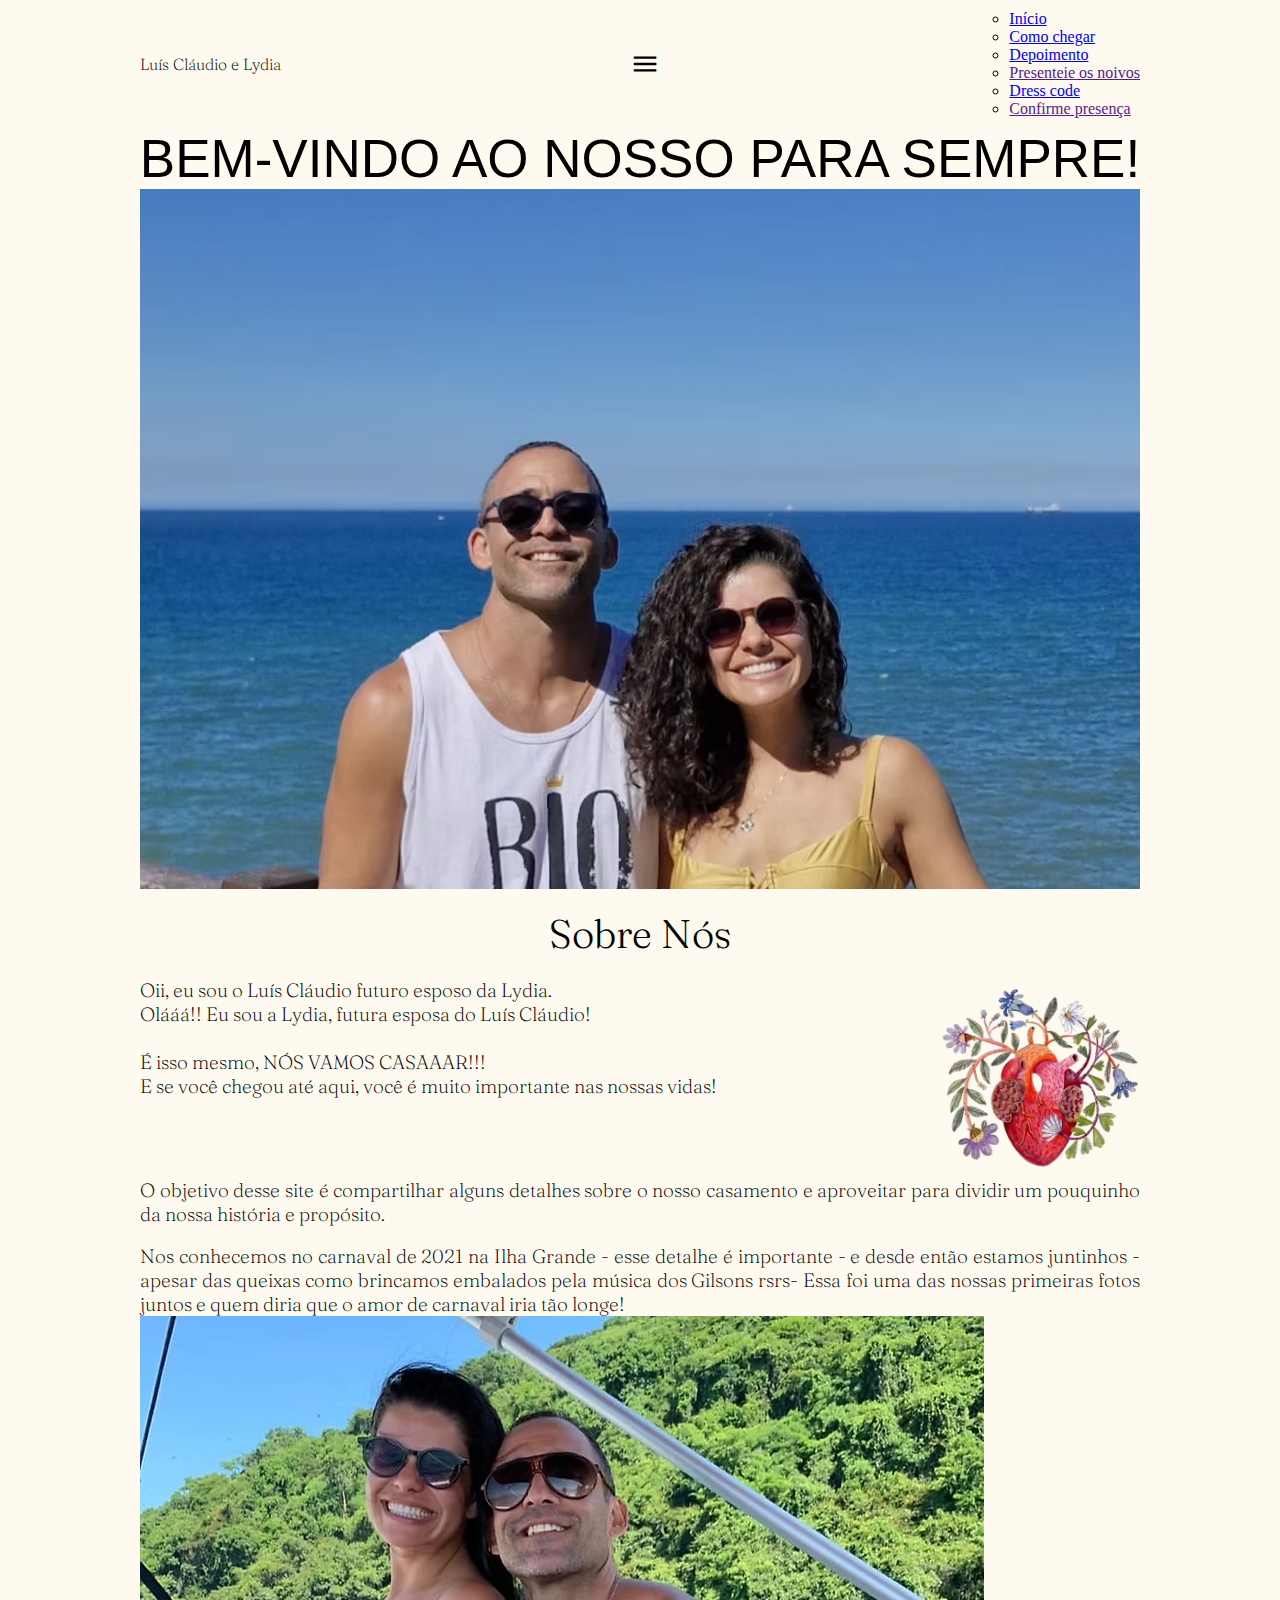
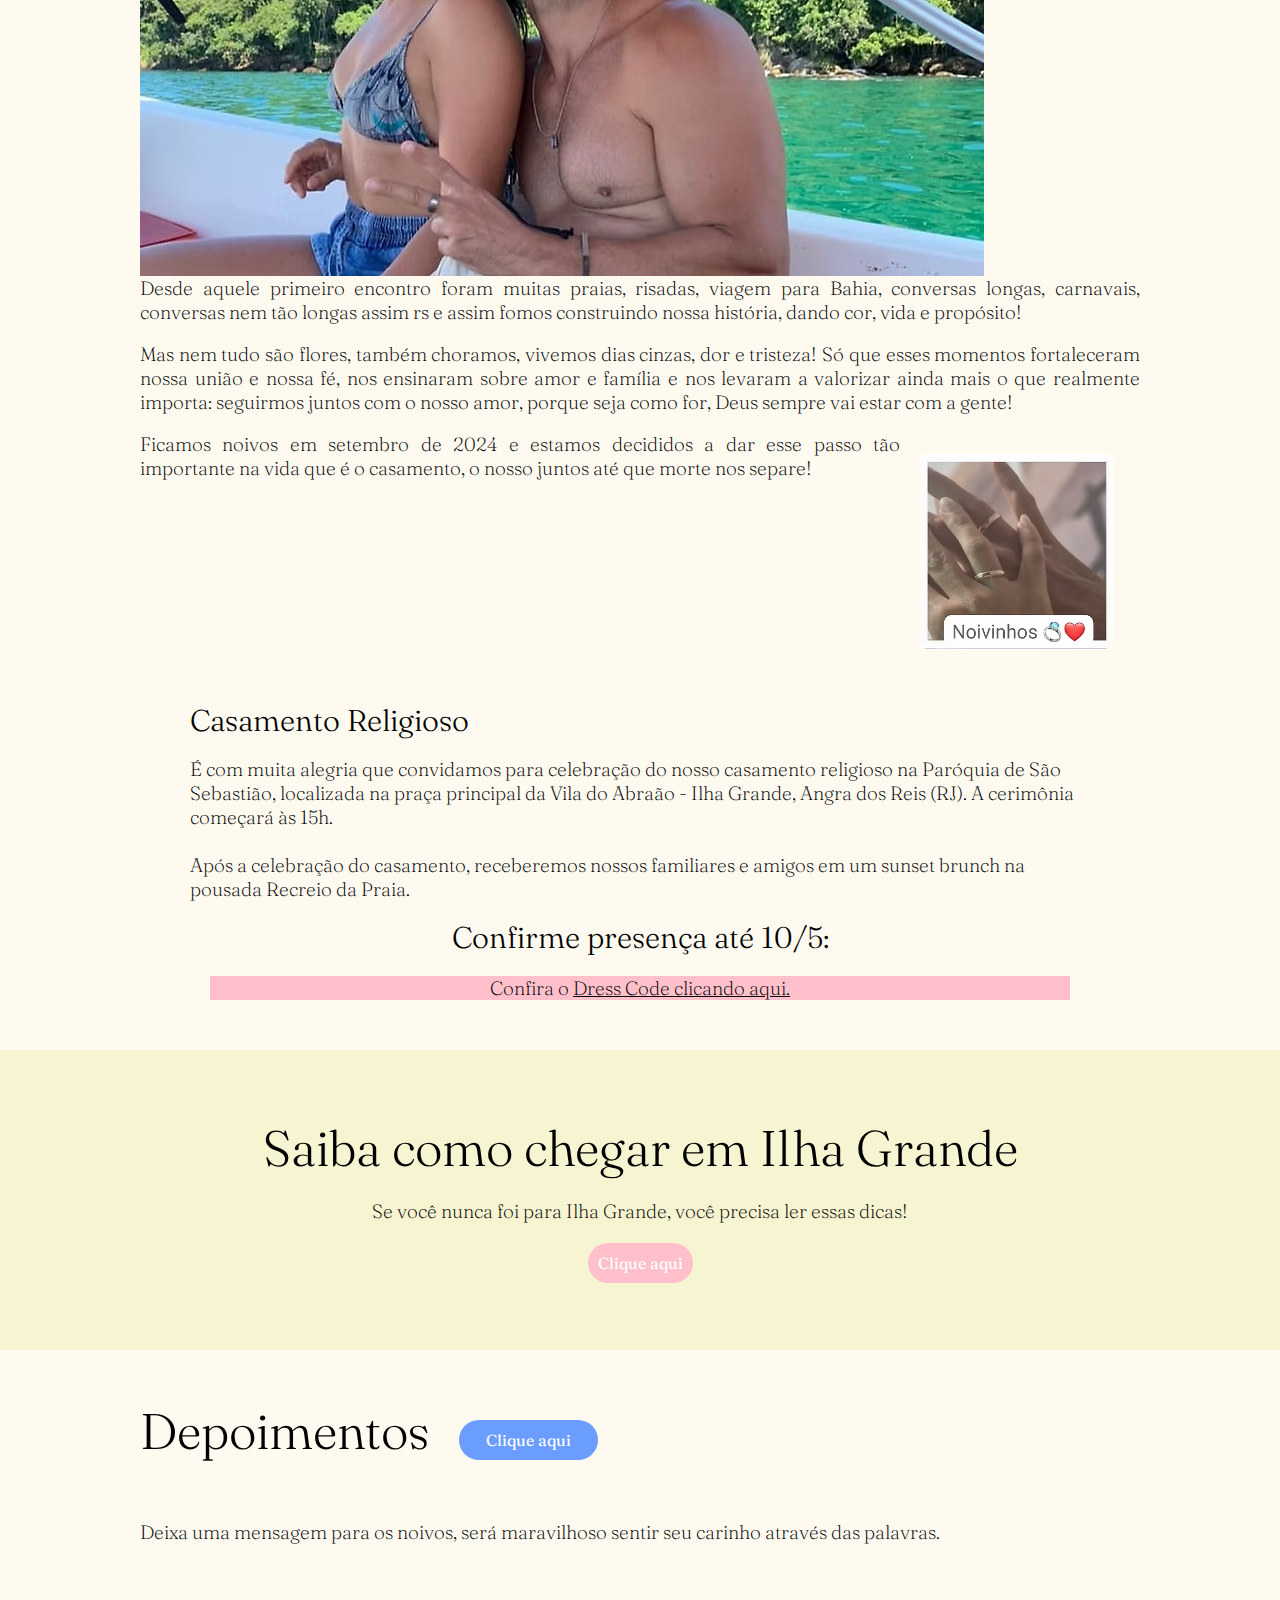
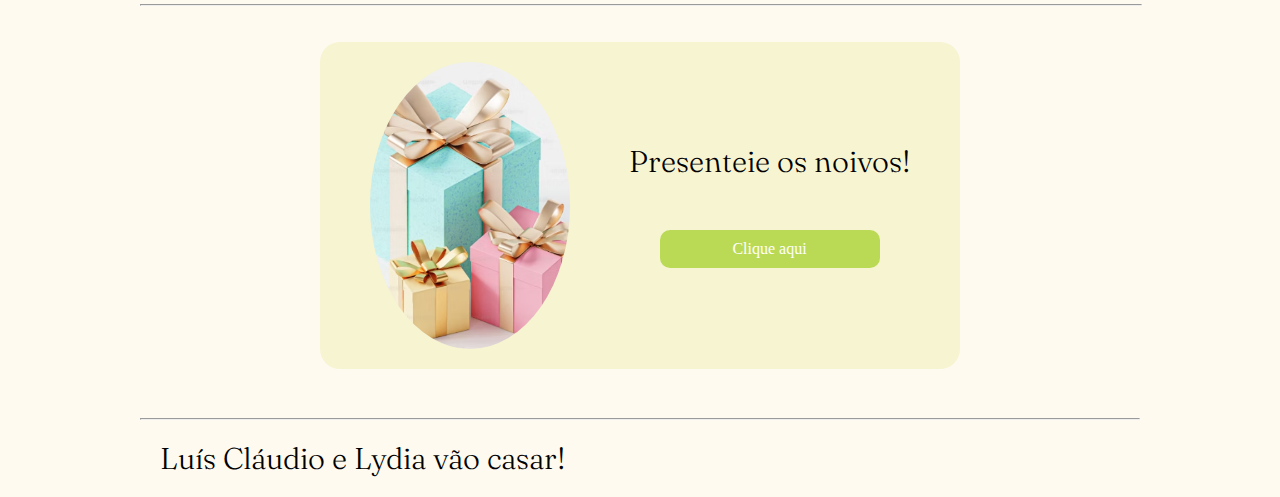
<file: index.html>
<!DOCTYPE html>
<html lang="pt-br">
  <head>
    <meta charset="UTF-8" />
    <meta name="viewport" content="width=device-width, initial-scale=1.0" />
    <link rel="stylesheet" href="estilos/style.css" />
    <link rel="stylesheet" href="https://fonts.googleapis.com/css2?family=Material+Symbols+Outlined:opsz,wght,FILL,GRAD@20..48,100..700,0..1,-50..200&icon_names=menu" />
    <title>Início | Luisclaudioelydia</title>
  </head>
  <body>
    <header>
      <p>Luís Cláudio e Lydia</p>
      <span id="burguer" class="material-symbols-outlined" style="font-size: 30px;" onclick="clickMenu()">menu</span>
      <menu id="itens">
        <ul>
          <li><a href="index.html">Início</a></li>
          <li><a href="como-chegar.html">Como chegar</a></li>
          <li><a href="depoimentos.html">Depoimento</a></li>
          <li><a href="">Presenteie os noivos</a></li>
          <li><a href="dress-code.html">Dress code</a></li>
          <li><a href="">Confirme presença</a></li>
        </ul>
      </menu>
    </header>
    <main>
      <h1>BEM-VINDO AO NOSSO PARA SEMPRE!</h1>
      <section class="frente"></section>
      <article>
        <h2>Sobre Nós</h2>
        <div class="ao-lado">
          <p>
            Oii, eu sou o Luís Cláudio futuro esposo da Lydia. <br />Olááá!! Eu
            sou a Lydia, futura esposa do Luís Cláudio! <br />
            <br />
            É isso mesmo, NÓS VAMOS CASAAAR!!! <br />E se você chegou até aqui,
            você é muito importante nas nossas vidas!
          </p>
          <img src="imagens/coracao-frente.webp 2x" alt="coracao-frente" />
        </div>
        <p>
          O objetivo desse site é compartilhar alguns detalhes sobre o nosso
          casamento e aproveitar para dividir um pouquinho da nossa história e
          propósito.
        </p>
        <br />
        <p>
          Nos conhecemos no carnaval de 2021 na Ilha Grande - esse detalhe é
          importante - e desde então estamos juntinhos - apesar das queixas como
          brincamos embalados pela música dos Gilsons rsrs- Essa foi uma das
          nossas primeiras fotos juntos e quem diria que o amor de carnaval iria
          tão longe!
        </p>
        <img  id="os-dois" src="imagens/lidinhaluis-meio.jpeg 2x" alt="lidinhaluis"/>
        <p>
          Desde aquele primeiro encontro foram muitas praias, risadas, viagem
          para Bahia, conversas longas, carnavais, conversas nem tão longas
          assim rs e assim fomos construindo nossa história, dando cor, vida e
          propósito!
        </p>
        <br />
        <p>
          Mas nem tudo são flores, também choramos, vivemos dias cinzas, dor e
          tristeza! Só que esses momentos fortaleceram nossa união e nossa fé,
          nos ensinaram sobre amor e família e nos levaram a valorizar ainda
          mais o que realmente importa: seguirmos juntos com o nosso amor,
          porque seja como for, Deus sempre vai estar com a gente!
        </p>
        <br />
        <div class="ao-lado">
          <p>
            Ficamos noivos em setembro de 2024 e estamos decididos a dar esse
            passo tão importante na vida que é o casamento, o nosso juntos até
            que morte nos separe!
          </p>
          <img
            src="imagens/foto-aneis.png 2x"
            alt="foto-aneis"
            style="padding: 20px"
          />
        </div>
      </article>
      <section class="texto">
        <h3>Casamento Religioso</h3>
        <br />
        <p>
          É com muita alegria que convidamos para celebração do nosso casamento
          religioso na Paróquia de São Sebastião, localizada na praça principal
          da Vila do Abraão - Ilha Grande, Angra dos Reis (RJ). A cerimônia
          começará às 15h. <br />
          <br />Após a celebração do casamento, receberemos nossos familiares e
          amigos em um sunset brunch na pousada Recreio da Praia.
        </p>
        <br />
        <h3 style="text-align: center">Confirme presença até 10/5:</h3>
        <p
          style="
            font-family: var(--fonte-titulo);
            background-color: pink;
            text-align: center;
            margin: 20px;
          "
        >
          Confira o <a href="#">Dress Code clicando aqui.</a>
        </p>
      </section>
      <section class="localizacao">
        <h2>Saiba como chegar em Ilha Grande</h2>
        <p>Se você nunca foi para Ilha Grande, você precisa ler essas dicas!</p>
        <a href="como-chegar.html">Clique aqui</a>
      </section>
      <section class="depo">
        <div class="flex">
          <h2>Depoimentos</h2>
          <a href="#">Clique aqui</a>
        </div>
        <p>
          Deixa uma mensagem para os noivos, será maravilhoso sentir seu carinho
          através das palavras.
        </p>
        <hr />
        <br />
        <br />
        <div class="presentes">
          <img src="imagens/presentes_PNG.avif" alt="presentes" />
          <div class="col">
            <h2>Presenteie os noivos!</h2>
            <a href="#">Clique aqui</a>
          </div>
        </div>
      </section>
      <br>
      <footer>
        <hr />
        <h2>Luís Cláudio e Lydia vão casar!</h2>
      </footer>
    </main>
  </body>
  <script>
    function clickMenu() {
      if (itens.style.display == 'block') {
        itens.style.display = 'none'
      }

      else {
        itens.style.display = 'block'
      }
    }
  </script>
</html>
</file>
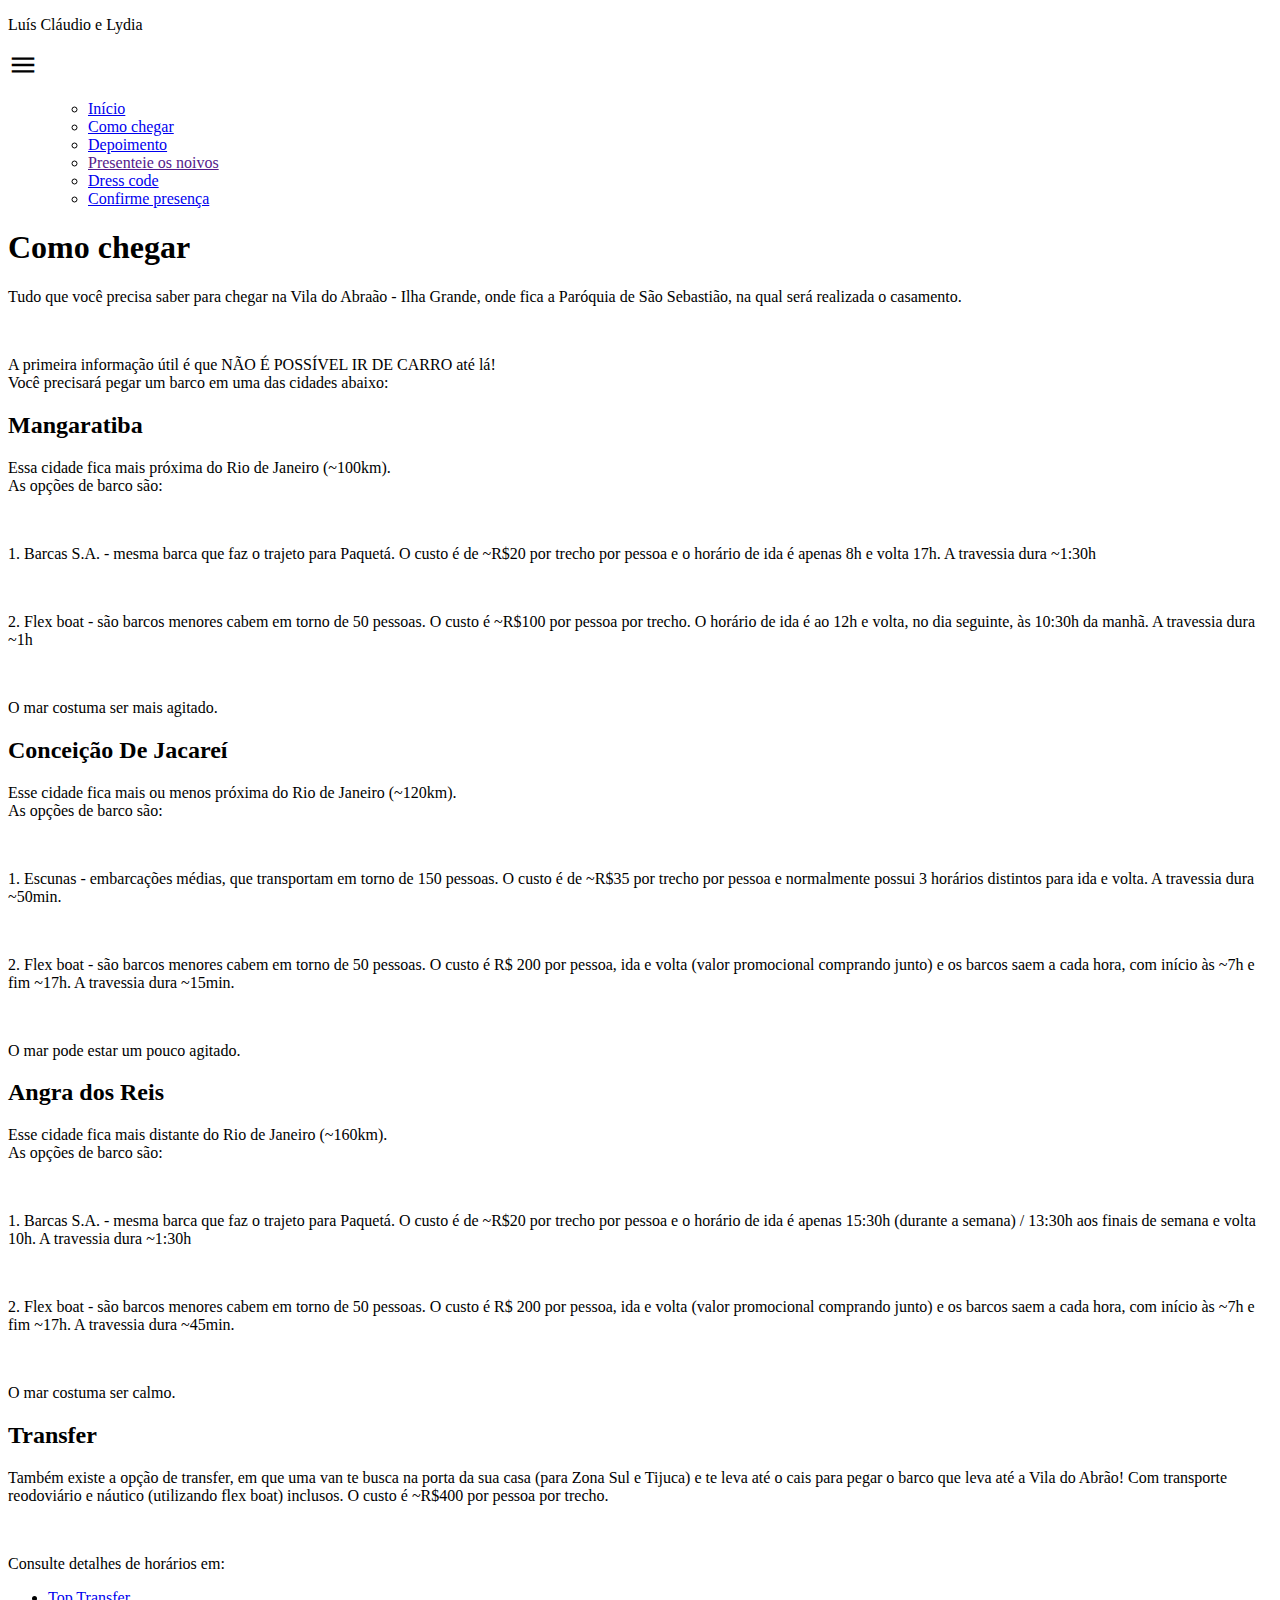
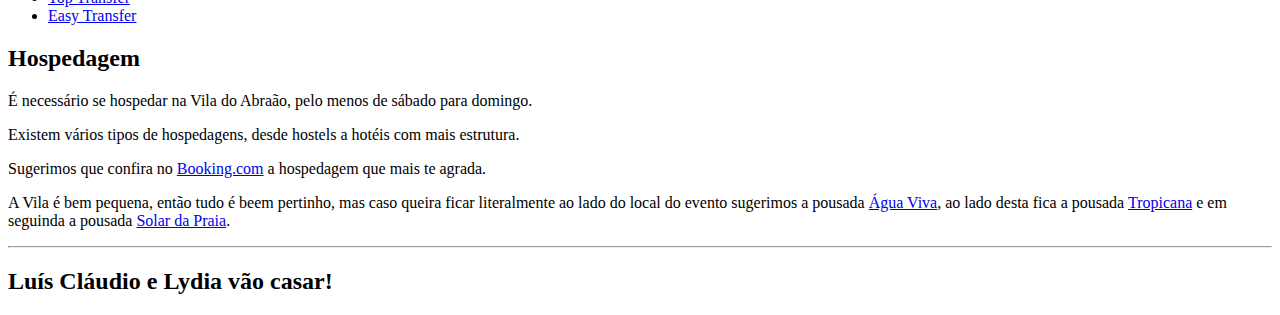
<file: como-chegar.html>
<!DOCTYPE html>
<html lang="pt-br">
  <head>
    <meta charset="UTF-8" />
    <meta name="viewport" content="width=device-width, initial-scale=1.0" />
    <title>Como chegar | Luisclaudioelydia</title>
    <link rel="stylesheet" href="estilos/como-chegar.css" />
    <link
      rel="stylesheet"
      href="https://fonts.googleapis.com/css2?family=Material+Symbols+Outlined:opsz,wght,FILL,GRAD@20..48,100..700,0..1,-50..200&icon_names=menu"
    />
  </head>
  <body>
    <header>
      <p>Luís Cláudio e Lydia</p>
      <span
        id="burguer"
        class="material-symbols-outlined"
        style="font-size: 30px"
        onclick="clickMenu()"
        >menu</span
      >
      <menu id="itens">
        <ul>
          <li><a href="index.html">Início</a></li>
          <li><a href="como-chegar.html">Como chegar</a></li>
          <li><a href="depoimentos.html">Depoimento</a></li>
          <li><a href="">Presenteie os noivos</a></li>
          <li><a href="dress-code.html">Dress code</a></li>
          <li><a href="confirme.html">Confirme presença</a></li>
        </ul>
      </menu>
    </header>
    <main>
      <section class="frente">
        <h1>Como chegar</h1>
        <p>
          Tudo que você precisa saber para chegar na Vila do Abraão - Ilha
          Grande, onde fica a Paróquia de São Sebastião, na qual será realizada
          o casamento.
        </p>
        <br />
        <p>
          A primeira informação útil é que NÃO É POSSÍVEL IR DE CARRO até lá!
          <br />
          Você precisará pegar um barco em uma das cidades abaixo:
        </p>
      </section>
      <section class="content">
        <div class="img-esq"></div>
        <div class="conteudo-dir">
          <h2>Mangaratiba</h2>
          <p>
            Essa cidade fica mais próxima do Rio de Janeiro (~100km).<br />As
            opções de barco são:
          </p>
          <br />
          <p>
            1. Barcas S.A. - mesma barca que faz o trajeto para Paquetá. O custo
            é de ~R$20 por trecho por pessoa e o horário de ida é apenas 8h e
            volta 17h. A travessia dura ~1:30h
          </p>
          <br />
          <p>
            2. Flex boat - são barcos menores cabem em torno de 50 pessoas. O
            custo é ~R$100 por pessoa por trecho. O horário de ida é ao 12h e
            volta, no dia seguinte, às 10:30h da manhã. A travessia dura ~1h
          </p>
          <br />
          <p>O mar costuma ser mais agitado.</p>
        </div>
      </section>
      <section class="content">
        <div class="conteudo-esq">
          <h2>Conceição De Jacareí</h2>
          <p>
            Esse cidade fica mais ou menos próxima do Rio de Janeiro (~120km).
            <br />As opções de barco são:
          </p>
          <br />
          <p>
            1. Escunas - embarcações médias, que transportam em torno de 150
            pessoas. O custo é de ~R$35 por trecho por pessoa e normalmente
            possui 3 horários distintos para ida e volta. A travessia dura
            ~50min.
          </p>
          <br />
          <p>
            2. Flex boat - são barcos menores cabem em torno de 50 pessoas. O
            custo é R$ 200 por pessoa, ida e volta (valor promocional comprando
            junto) e os barcos saem a cada hora, com início às ~7h e fim ~17h. A
            travessia dura ~15min.
          </p>
          <br />
          <p>O mar pode estar um pouco agitado.</p>
        </div>
        <div class="img-dir"></div>
      </section>
      <section class="content">
        <div class="img-esq-2"></div>
        <div class="conteudo-dir">
          <h2>Angra dos Reis</h2>
          <p>
            Esse cidade fica mais distante do Rio de Janeiro (~160km). <br />As
            opções de barco são:
          </p>
          <br />
          <p>
            1. Barcas S.A. - mesma barca que faz o trajeto para Paquetá. O custo
            é de ~R$20 por trecho por pessoa e o horário de ida é apenas 15:30h
            (durante a semana) / 13:30h aos finais de semana e volta 10h. A
            travessia dura ~1:30h
          </p>
          <br />
          <p>
            2. Flex boat - são barcos menores cabem em torno de 50 pessoas. O
            custo é R$ 200 por pessoa, ida e volta (valor promocional comprando
            junto) e os barcos saem a cada hora, com início às ~7h e fim ~17h. A
            travessia dura ~45min.
          </p>
          <br />
          <p>O mar costuma ser calmo.</p>
        </div>
      </section>
      <section class="content">
        <div class="conteudo-esq">
          <h2>Transfer</h2>
          <p>
            Também existe a opção de transfer, em que uma van te busca na porta
            da sua casa (para Zona Sul e Tijuca) e te leva até o cais para pegar
            o barco que leva até a Vila do Abrão! Com transporte reodoviário e
            náutico (utilizando flex boat) inclusos. O custo é ~R$400 por pessoa
            por trecho.
          </p>
          <br />
          <p>Consulte detalhes de horários em:</p>
          <ul>
            <li>
              <a
                href="https://toptransferbrasil.com.br/transfer-ilha-grande-lp/"
                target="_blank"
                >Top Transfer</a
              >
            </li>
            <li>
              <a href="https://easytransferbrazil.com/" target="_blank"
                >Easy Transfer</a
              >
            </li>
          </ul>
        </div>
        <div class="img-dir-2"></div>
      </section>
      <section class="content">
        <div class="img-esq-3"></div>
        <div class="conteudo-dir">
          <h2>Hospedagem</h2>
          <p>
            É necessário se hospedar na Vila do Abraão, pelo menos de sábado
            para domingo.
          </p>
          <p>
            Existem vários tipos de hospedagens, desde hostels a hotéis com mais
            estrutura.
          </p>
          <p>
            Sugerimos que confira no
            <a
              href="https://www.booking.com/searchresults.pt-br.html?ss=Abra%C3%A3o&ssne=Abra%C3%A3o&ssne_untouched=Abra%C3%A3o&label=gen173nr-1BCAEoggI46AdIM1gEaCCIAQGYAS24ARfIAQzYAQHoAQGIAgGoAgO4AriW-7gGwAIB0gIkYTAxYTNlYzUtNzI0NC00MzExLWEwOTItN2VlNTJkOGFlYzhl2AIF4AIB&sid=5a8c809b7afc2c8ae4dd95ac2ef2c0cc&aid=304142&lang=pt-br&sb=1&src_elem=sb&src=searchresults&dest_id=-622861&dest_type=city&checkin=2025-05-17&checkout=2025-05-18&group_adults=2&no_rooms=1&group_children=0"
              target="_blank"
              >Booking.com</a
            >
            a hospedagem que mais te agrada.
          </p>
          <p>
            A Vila é bem pequena, então tudo é beem pertinho, mas caso queira
            ficar literalmente ao lado do local do evento sugerimos a pousada
            <a
              href="https://www.booking.com/hotel/br/pousada-agua-viva-abraao-ilha-grande.en-gb.html?aid=1874373&label=pousada-solar-da-praia-ilha-grande-wvZM4pAgicyBC0QSR7O_WgS442546040338%3Apl%3Ata%3Ap1%3Ap2%3Aac%3Aap%3Aneg%3Afi%3Atiaud-2382347442848%3Akwd-16618658787%3Alp9198038%3Ali%3Adec%3Adm%3Appccp%3DUmFuZG9tSVYkc2RlIyh9Ya3yBIgOvqZECpFvRWfuUO0&sid=5a8c809b7afc2c8ae4dd95ac2ef2c0cc&all_sr_blocks=32573412_389230200_2_1_0&checkin=2025-06-13&checkout=2025-06-15&dest_id=325734&dest_type=hotel&dist=0&group_adults=2&group_children=0&hapos=1&highlighted_blocks=32573412_389230200_2_1_0&hpos=1&matching_block_id=32573412_389230200_2_1_0&no_rooms=1&req_adults=2&req_children=0&room1=A%2CA&sb_price_type=total&sr_order=popularity&sr_pri_blocks=32573412_389230200_2_1_0__100000&srepoch=1746312218&srpvid=f4609fd7e8fe0416&type=total&ucfs=1&"
              target="_blank"
              >Água Viva</a
            >, ao lado desta fica a pousada
            <a
              href="https://www.booking.com/hotel/br/pousada-tropicana-ilha-grande.en-gb.html?aid=1874373&label=pousada-solar-da-praia-ilha-grande-wvZM4pAgicyBC0QSR7O_WgS442546040338%3Apl%3Ata%3Ap1%3Ap2%3Aac%3Aap%3Aneg%3Afi%3Atiaud-2382347442848%3Akwd-16618658787%3Alp9198038%3Ali%3Adec%3Adm%3Appccp%3DUmFuZG9tSVYkc2RlIyh9Ya3yBIgOvqZECpFvRWfuUO0&sid=5a8c809b7afc2c8ae4dd95ac2ef2c0cc&all_sr_blocks=31338208_385469545_2_1_0&checkin=2025-06-13&checkout=2025-06-15&dest_id=-622861&dest_type=city&dist=0&group_adults=2&group_children=0&hapos=6&highlighted_blocks=31338208_385469545_2_1_0&hpos=6&matching_block_id=31338208_385469545_2_1_0&no_rooms=1&req_adults=2&req_children=0&room1=A%2CA&sb_price_type=total&sr_order=popularity&sr_pri_blocks=31338208_385469545_2_1_0__82800&srepoch=1746312171&srpvid=17e29fbbcdb0003e&type=total&ucfs=1&"
              target="_blank"
              >Tropicana</a
            >
            e em seguinda a pousada
            <a
              href="https://www.booking.com/hotel/br/pousada-solar-da-praia-ilha-grande.en-gb.html?aid=1874373&label=pousada-solar-da-praia-ilha-grande-wvZM4pAgicyBC0QSR7O_WgS442546040338%3Apl%3Ata%3Ap1%3Ap2%3Aac%3Aap%3Aneg%3Afi%3Atiaud-2382347442848%3Akwd-16618658787%3Alp9198038%3Ali%3Adec%3Adm%3Appccp%3DUmFuZG9tSVYkc2RlIyh9Ya3yBIgOvqZECpFvRWfuUO0&sid=5a8c809b7afc2c8ae4dd95ac2ef2c0cc&all_sr_blocks=139258201_271893824_0_1_0&checkin=2025-06-13&checkout=2025-06-15&dest_id=-622861&dest_type=city&dist=0&group_adults=2&group_children=0&hapos=1&highlighted_blocks=139258201_271893824_0_1_0&hpos=1&matching_block_id=139258201_271893824_0_1_0&no_rooms=1&req_adults=2&req_children=0&room1=A%2CA&sb_price_type=total&sr_order=popularity&sr_pri_blocks=139258201_271893824_0_1_0__98400&srepoch=1746312162&srpvid=17e29fbbcdb0003e&type=total&ucfs=1&"
              target="_blank"
              >Solar da Praia</a
            >.
          </p>
        </div>
      </section>
      <footer>
        <hr />
        <h2>Luís Cláudio e Lydia vão casar!</h2>
      </footer>
    </main>
    <script>
      function clickMenu() {
        if (itens.style.display == "block") {
          itens.style.display = "none";
        } else {
          itens.style.display = "block";
        }
      }
    </script>
  </body>
</html>
</file>
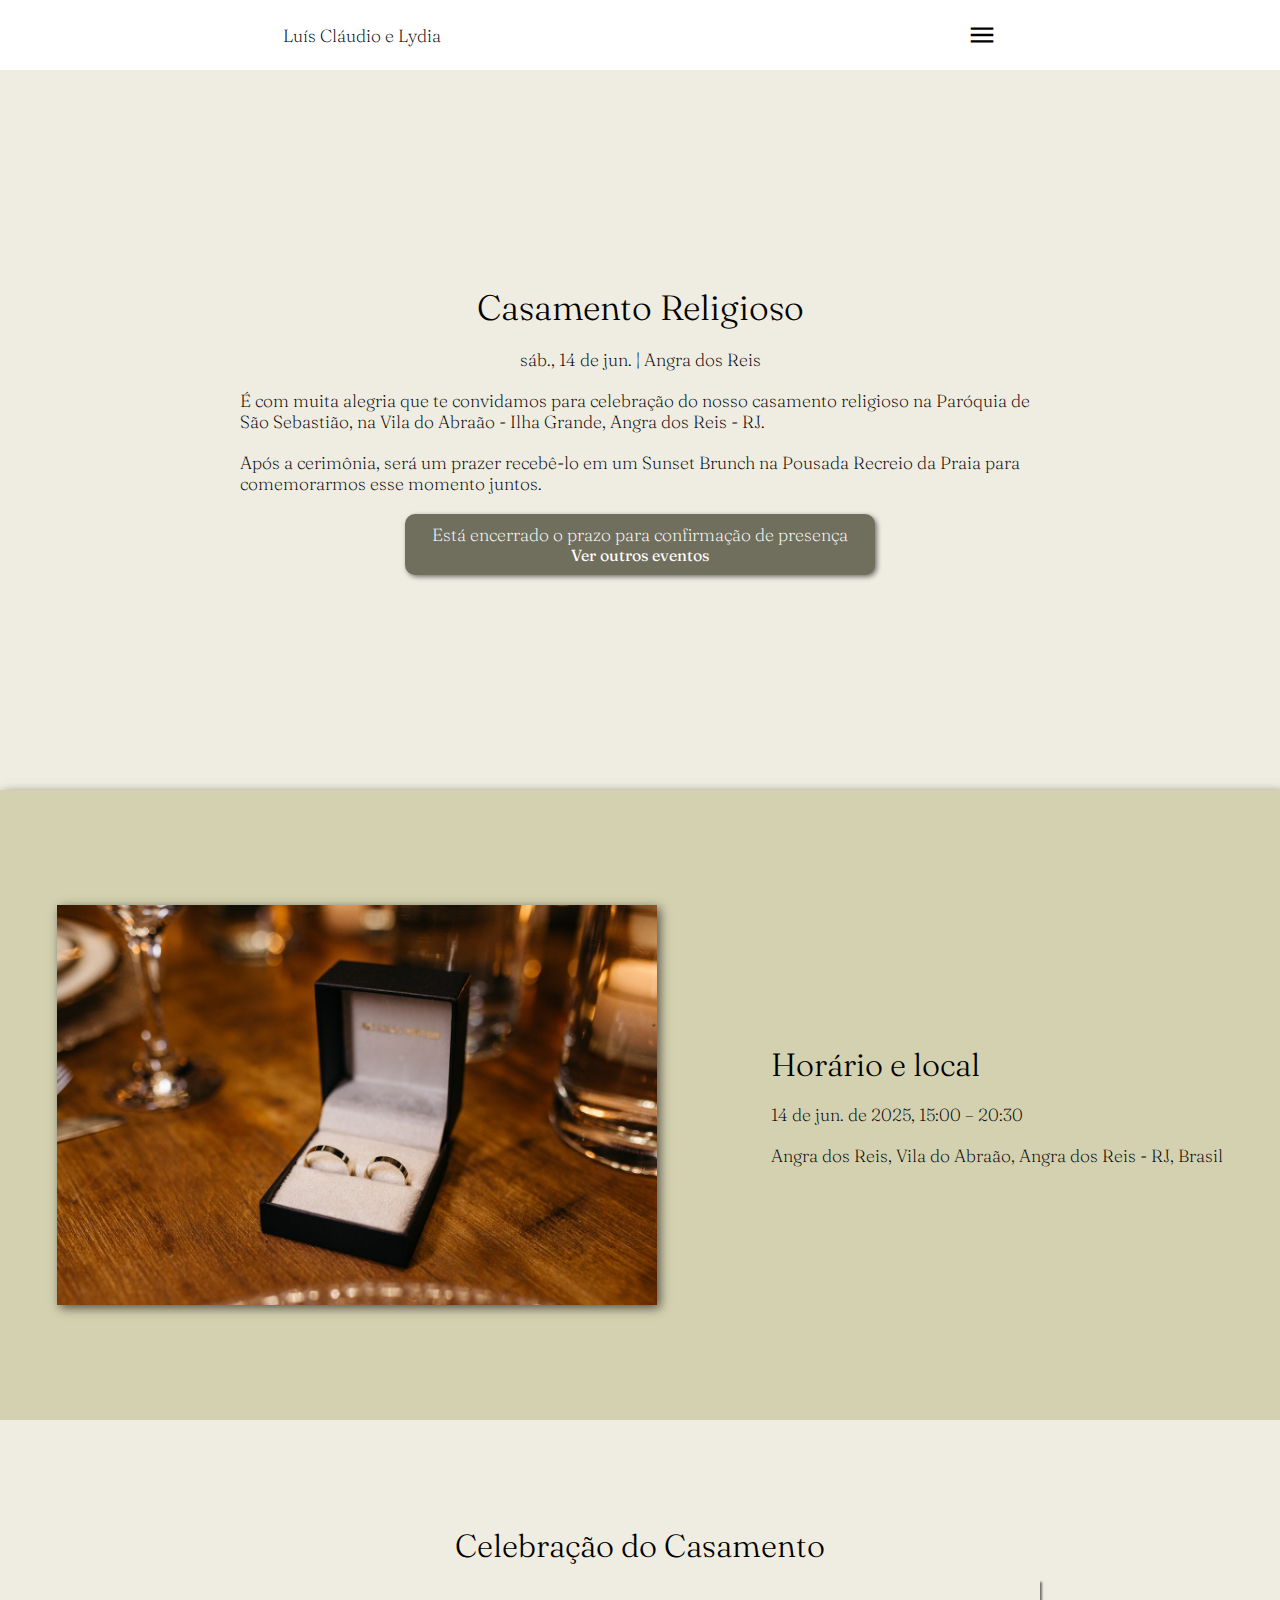
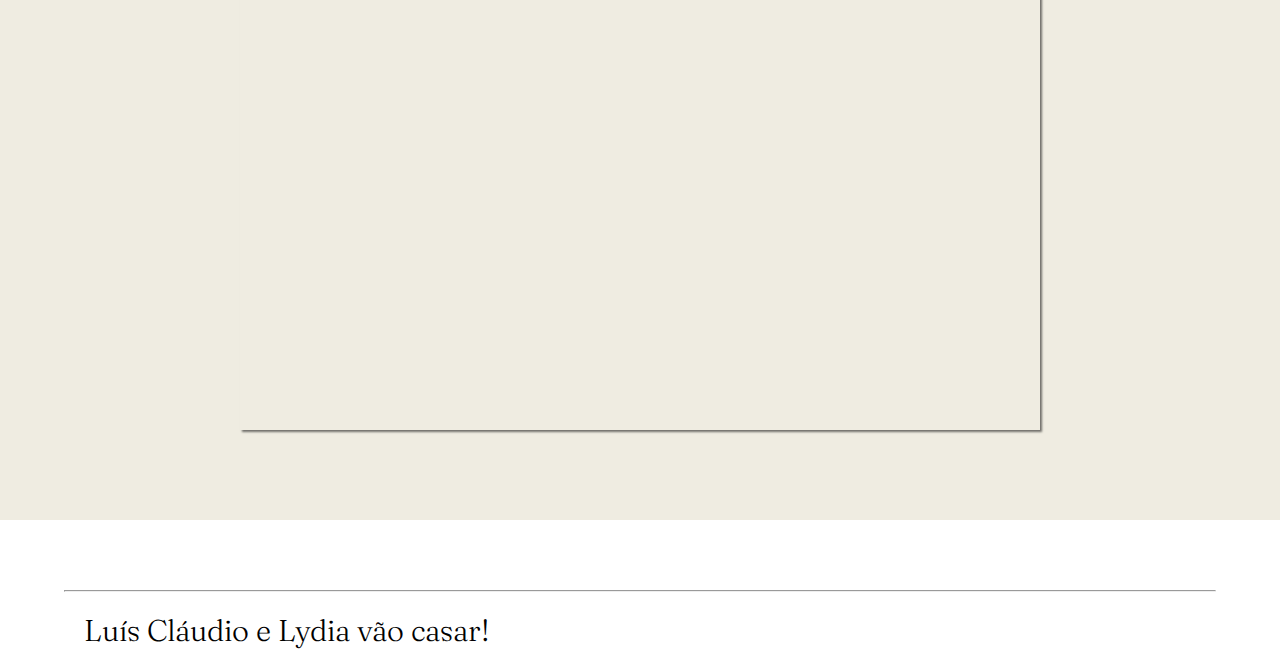
<file: confirme.html>
<!DOCTYPE html>
<html lang="pt-br">
<head>
    <meta charset="UTF-8">
    <meta name="viewport" content="width=device-width, initial-scale=1.0">
    <title>Confirme presença</title>
    <link rel="stylesheet" href="estilos/confirme.css">
     <link rel="stylesheet" href="https://fonts.googleapis.com/css2?family=Material+Symbols+Outlined:opsz,wght,FILL,GRAD@20..48,100..700,0..1,-50..200&icon_names=menu" />
</head>
<body>
    <header>
      <p>Luís Cláudio e Lydia</p>
      <span id="burguer" class="material-symbols-outlined" style="font-size: 30px;" onclick="clickMenu()">menu</span>
      <menu id="itens">
        <ul>
          <li><a href="index.html">Início</a></li>
          <li><a href="como-chegar.html">Como chegar</a></li>
          <li><a href="depoimentos.html">Depoimento</a></li>
          <li><a href="presenteie.html">Presenteie os noivos</a></li>
          <li><a href="dress-code.html">Dress code</a></li>
          <li><a href="confirme.html">Confirme presença</a></li>
        </ul>
      </menu>
    </header>
    <main>
        <section id="container-fir">
            <div id="caixa-fir">
                <h1>Casamento Religioso</h1>
                <br>
                <p>sáb., 14 de jun.  |  Angra dos Reis</p>
                <br>
                <p>É com muita alegria que te convidamos para celebração do nosso casamento religioso na Paróquia de São Sebastião, na Vila do Abraão - Ilha Grande, Angra dos Reis - RJ.</p>
                <br>
                <p>Após a cerimônia, será um prazer recebê-lo em um Sunset Brunch na Pousada Recreio da Praia para comemorarmos esse momento juntos.</p>
                <br>
                <div id="caixa2">
                    <p>Está encerrado o prazo para confirmação de presença</p>
                    <a href="#">Ver outros eventos</a>
                </div>
            </div>
        </section>
        <section id="secaoimg">
            <div id="img"></div>
            <div id="texto">
                <h2>Horário e local</h2>
                <br>
                <p>14 de jun. de 2025, 15:00 – 20:30</p>
                <br>
                <p>Angra dos Reis, Vila do Abraão, Angra dos Reis - RJ, Brasil</p>
            </div>
        </section>
        <section id="localizacao">
            <h2>Celebração do Casamento</h2>
            <iframe src="https://www.google.com/maps/embed?pb=!1m18!1m12!1m3!1d14674.995505518296!2d-44.17377823499581!3d-23.14285263440532!2m3!1f0!2f0!3f0!3m2!1i1024!2i768!4f13.1!3m3!1m2!1s0x9c5bf99f6e1665%3A0xe090328e36fce8ee!2sAbra%C3%A3o%2C%20Angra%20dos%20Reis%20-%20RJ!5e0!3m2!1spt-BR!2sbr!4v1747851657890!5m2!1spt-BR!2sbr" width="800" height="450" style="border:0; box-shadow: 2px 2px 2px rgba(0, 0, 0, 0.527);" allowfullscreen="" loading="lazy" referrerpolicy="no-referrer-when-downgrade"></iframe>
        </section>
        <br>
      <footer>
        <hr />
        <h2>Luís Cláudio e Lydia vão casar!</h2>
      </footer>
    </main>
</body>
<script>
    function clickMenu() {
      if (itens.style.display == 'block') {
        itens.style.display = 'none'
      }

      else {
        itens.style.display = 'block'
      }
    }
  </script>
</html>
</file>
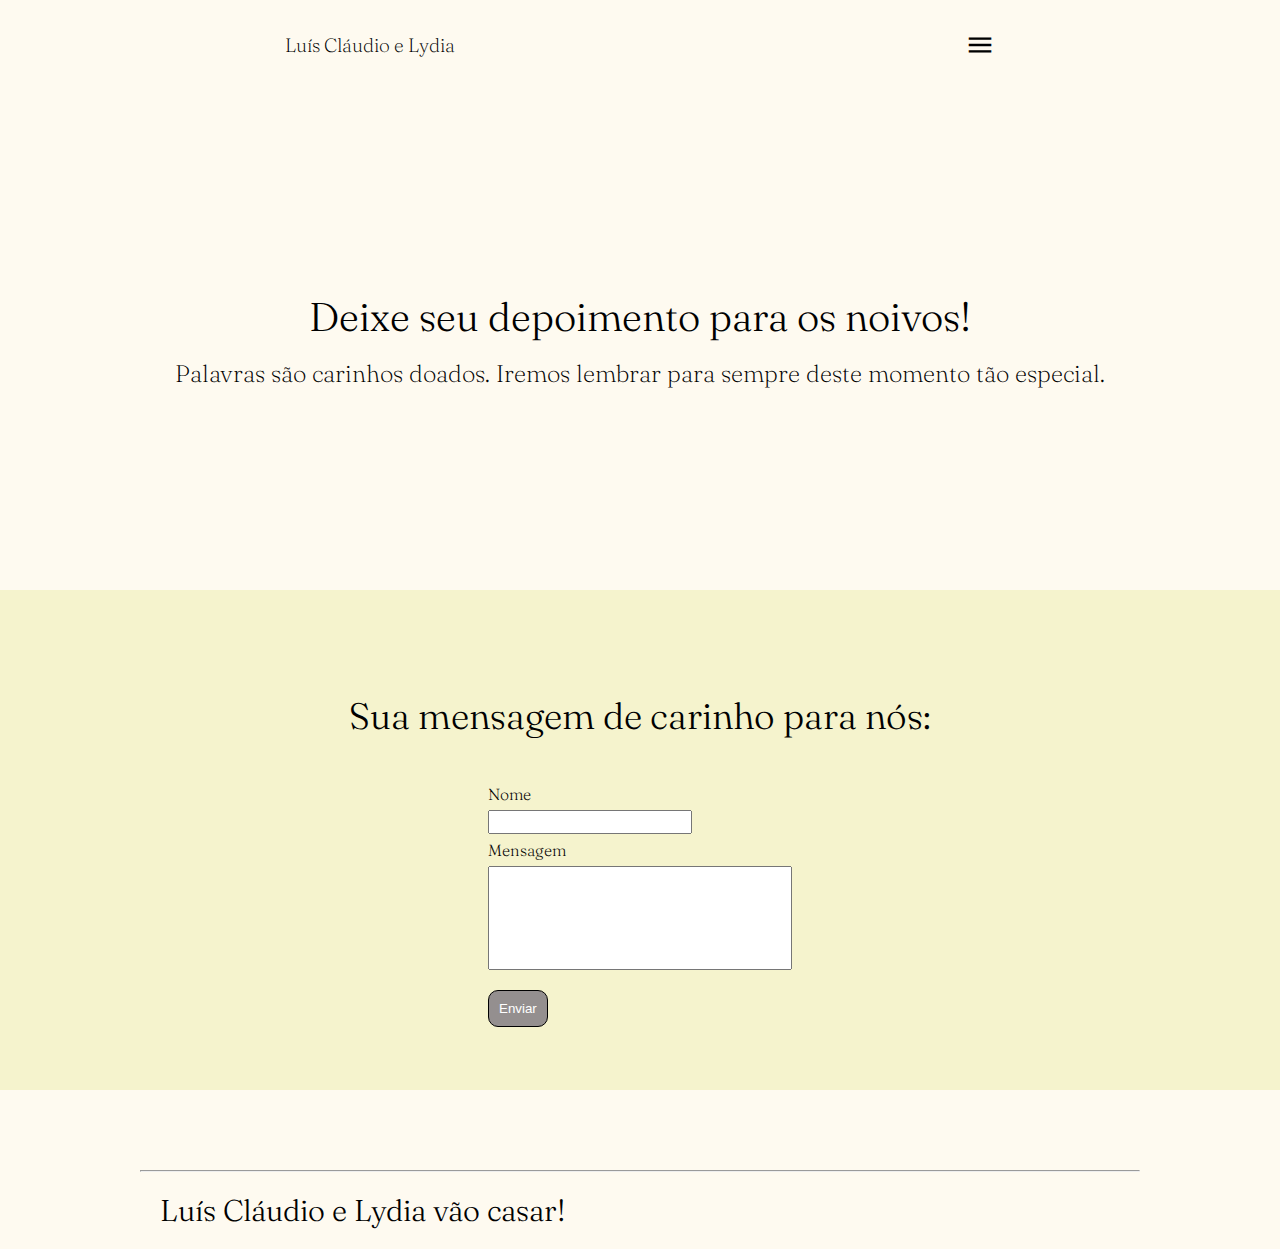
<file: depoimentos.html>
<!DOCTYPE html>
<html lang="pt-br">
<head>
    <meta charset="UTF-8">
    <meta name="viewport" content="width=device-width, initial-scale=1.0">
    <title>Depoimento | Luisclaudioelydia</title>
    <link rel="stylesheet" href="estilos/depoimentos.css">
    <link rel="stylesheet" href="https://fonts.googleapis.com/css2?family=Material+Symbols+Outlined:opsz,wght,FILL,GRAD@20..48,100..700,0..1,-50..200&icon_names=menu" />
</head>
<body>
    <header>
      <p>Luís Cláudio e Lydia</p>
      <span id="burguer" class="material-symbols-outlined" style="font-size: 30px;" onclick="clickMenu()">menu</span>
      <menu id="itens">
        <ul>
          <li><a href="index.html">Início</a></li>
          <li><a href="como-chegar.html">Como chegar</a></li>
          <li><a href="depoimentos.html">Depoimento</a></li>
          <li><a href="presenteie.html">Presenteie os noivos</a></li>
          <li><a href="dress-code.html">Dress code</a></li>
          <li><a href="confirme.html">Confirme presença</a></li>
        </ul>
      </menu>
    </header>
    <main>
        <section class="frente">
            <h1>Deixe seu depoimento para os noivos!</h1>
            <br>
            <p>Palavras são carinhos doados. Iremos lembrar para sempre deste momento tão especial.</p>
        </section>
        <section class="mensagem">
            <h2>Sua mensagem de carinho para nós:</h2>
            <form action="#">
                <label for="iname">Nome</label><br>
                <input type="text" name="nome" id="iname" required>
                <br>
                <label for="imen">Mensagem</label><br>
                <input type="text" name="mensagem" id="imen" required minlength="10" maxlength="50">
                <br>
                <input type="submit" value="Enviar" id="submit">
            </form>
        </section>
    </main>
    <footer>
        <hr />
        <h2>Luís Cláudio e Lydia vão casar!</h2>
      </footer>
    <script>
    function clickMenu() {
      if (itens.style.display == 'block') {
        itens.style.display = 'none'
      }

      else {
        itens.style.display = 'block'
      }
    }
  </script>
</body>
</html>
</file>
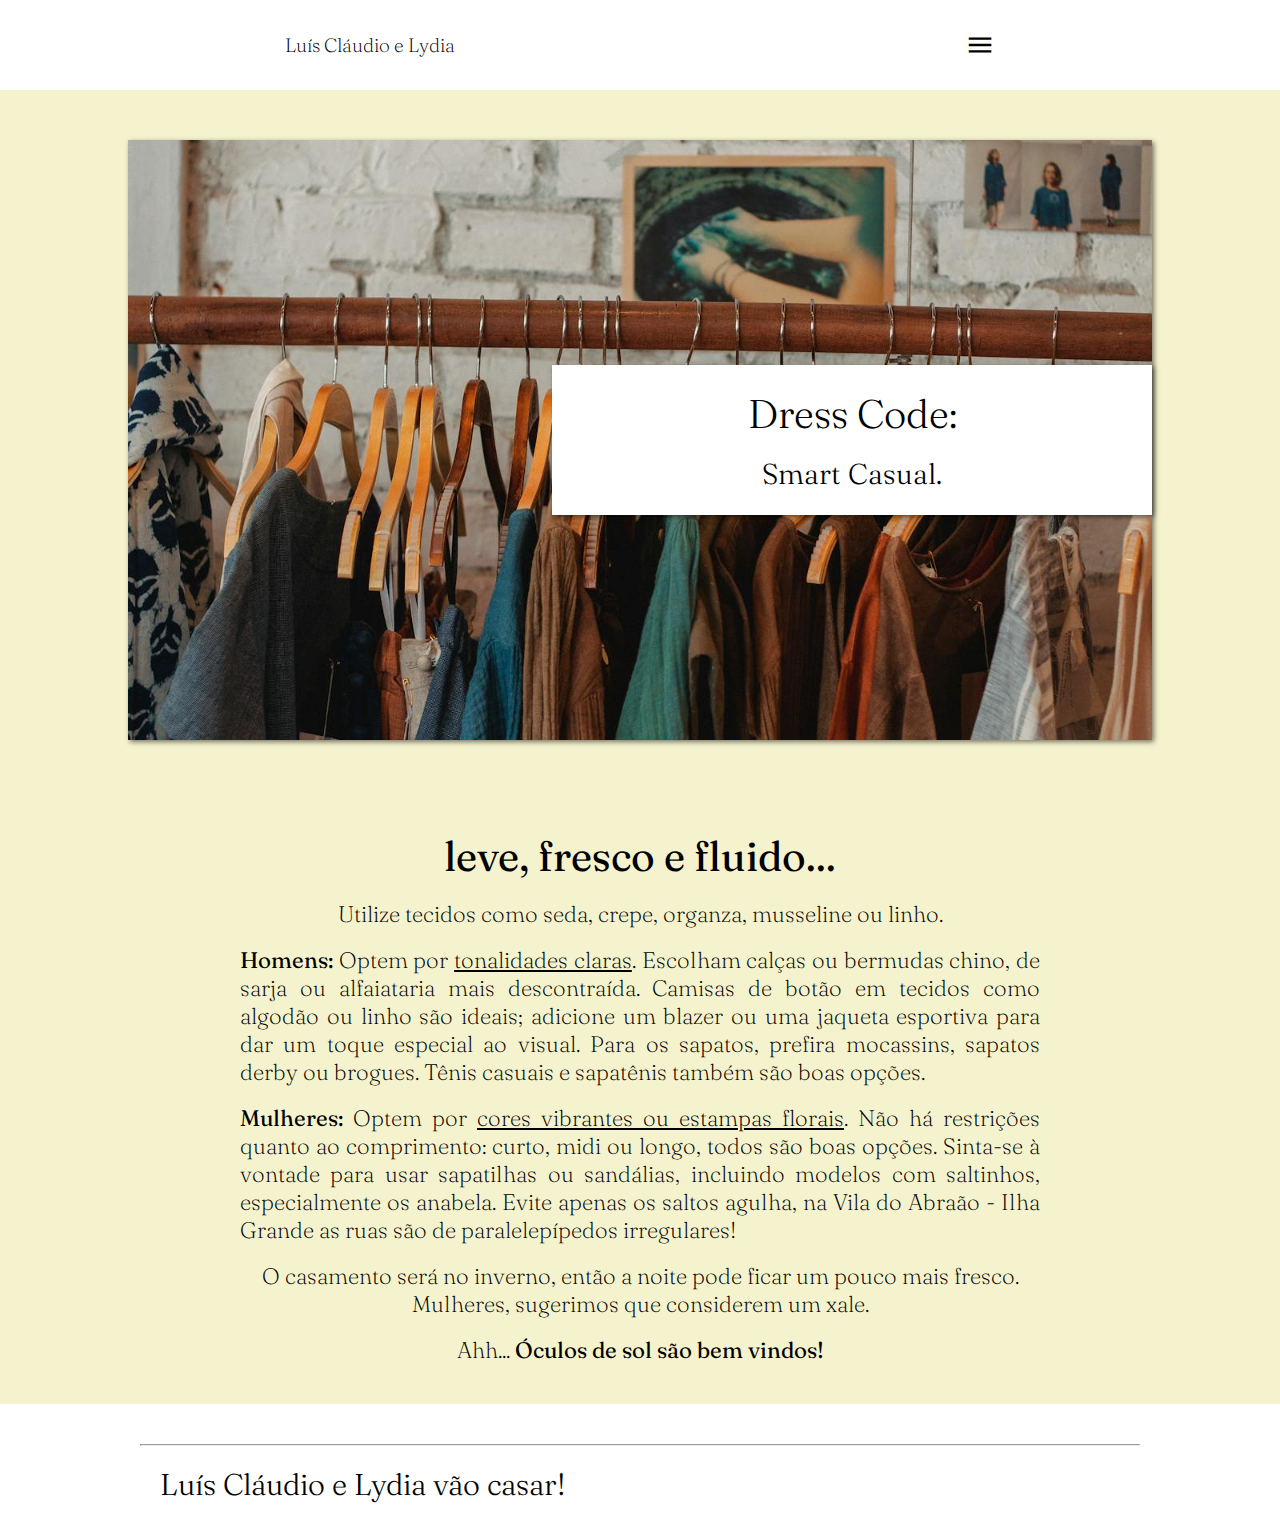
<file: dress-code.html>
<!DOCTYPE html>
<html lang="pt-br">
<head>
    <meta charset="UTF-8">
    <meta name="viewport" content="width=device-width, initial-scale=1.0">
    <title>Dress code | Luisclaudioelydia</title>
    <link rel="stylesheet" href="estilos/dress-code.css">
    <link rel="stylesheet" href="https://fonts.googleapis.com/css2?family=Material+Symbols+Outlined:opsz,wght,FILL,GRAD@20..48,100..700,0..1,-50..200&icon_names=menu" />
</head>
<body>
    <header>
      <p>Luís Cláudio e Lydia</p>
      <span id="burguer" class="material-symbols-outlined" style="font-size: 30px;" onclick="clickMenu()">menu</span>
      <menu id="itens">
        <ul>
          <li><a href="index.html">Início</a></li>
          <li><a href="como-chegar.html">Como chegar</a></li>
          <li><a href="depoimentos.html">Depoimento</a></li>
          <li><a href="presenteie.html">Presenteie os noivos</a></li>
          <li><a href="dress-code.html">Dress code</a></li>
          <li><a href="confirme.html">Confirme presença</a></li>
        </ul>
      </menu>
    </header>
    <main>
        <section id="frente">
            <div id="foto">
            <div id="texto">
                <h1>Dress Code:</h1>
                <br>
                <h2>Smart Casual.</h2>
            </div>
            </div>
        </section>
        <section class="mensagem">
            <div class="caixa">
                <h1>leve, fresco e fluido... </h1>
                <br>
                <p>Utilize tecidos como seda, crepe, organza, musseline ou linho.</p>
                <br>
                <div id="par">
                    <p> <strong>Homens:</strong> Optem por <u>tonalidades claras</u>. Escolham calças ou bermudas chino, de sarja ou alfaiataria mais descontraída. Camisas de botão em tecidos como algodão ou linho são ideais; adicione um blazer ou uma jaqueta esportiva para dar um toque especial ao visual. Para os sapatos, prefira mocassins, sapatos derby ou brogues. Tênis casuais e sapatênis também são boas opções.</p>
                    <br>
                    <p><strong>Mulheres:</strong> Optem por <u>cores vibrantes ou estampas florais</u>. Não há restrições quanto ao comprimento: curto, midi ou longo, todos são boas opções. Sinta-se à vontade para usar sapatilhas ou sandálias, incluindo modelos com saltinhos, especialmente os anabela. Evite apenas os saltos agulha, na Vila do Abraão - Ilha Grande as ruas são de paralelepípedos irregulares!</p>
                </div>
                <br>
                <p>O casamento será no inverno, então a noite pode ficar um pouco mais fresco. Mulheres, sugerimos que considerem um xale.</p>
                <br>
                <p>Ahh... <strong>Óculos de sol são bem vindos!</strong></p>
            </div>
        </section>
    </main>
    <footer>
        <hr />
        <h2>Luís Cláudio e Lydia vão casar!</h2>
      </footer>
</body>
<script>
    function clickMenu() {
      if (itens.style.display == 'block') {
        itens.style.display = 'none'
      }

      else {
        itens.style.display = 'block'
      }
    }
  </script>
</html>
</file>
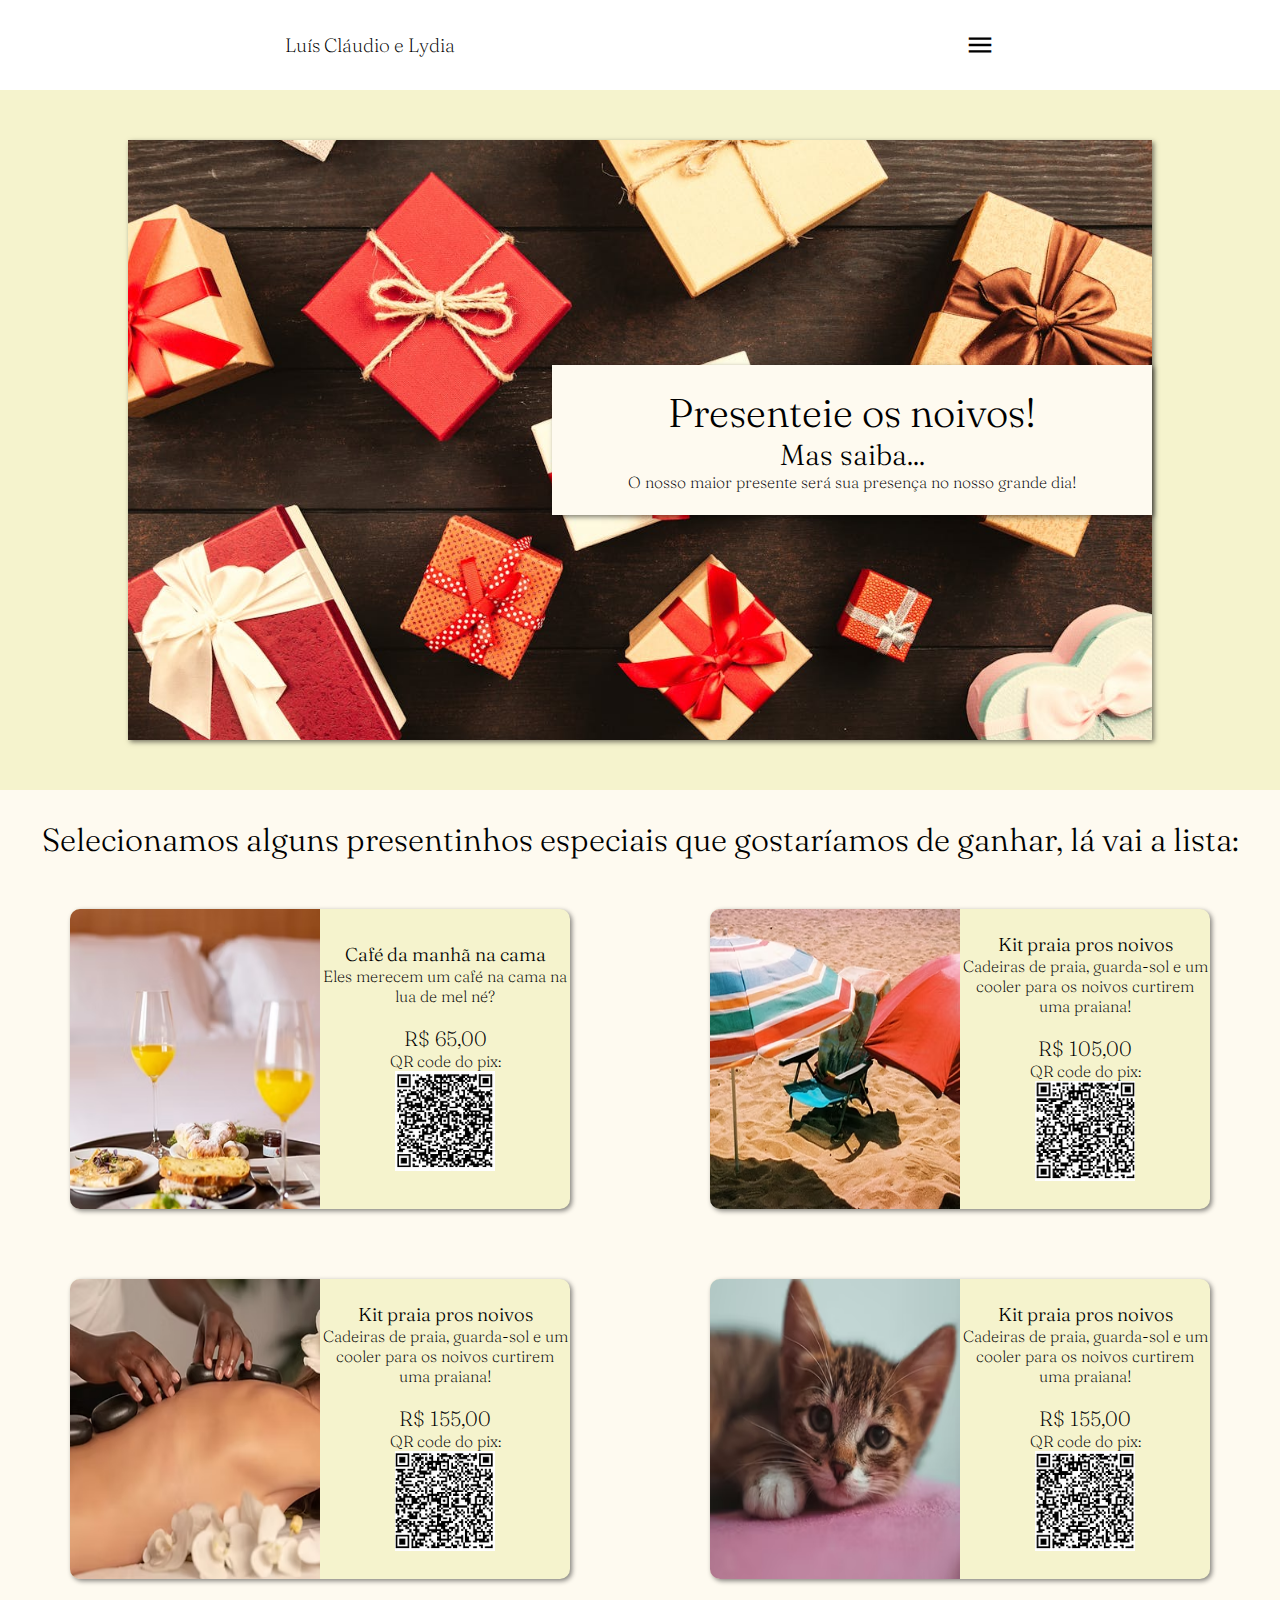
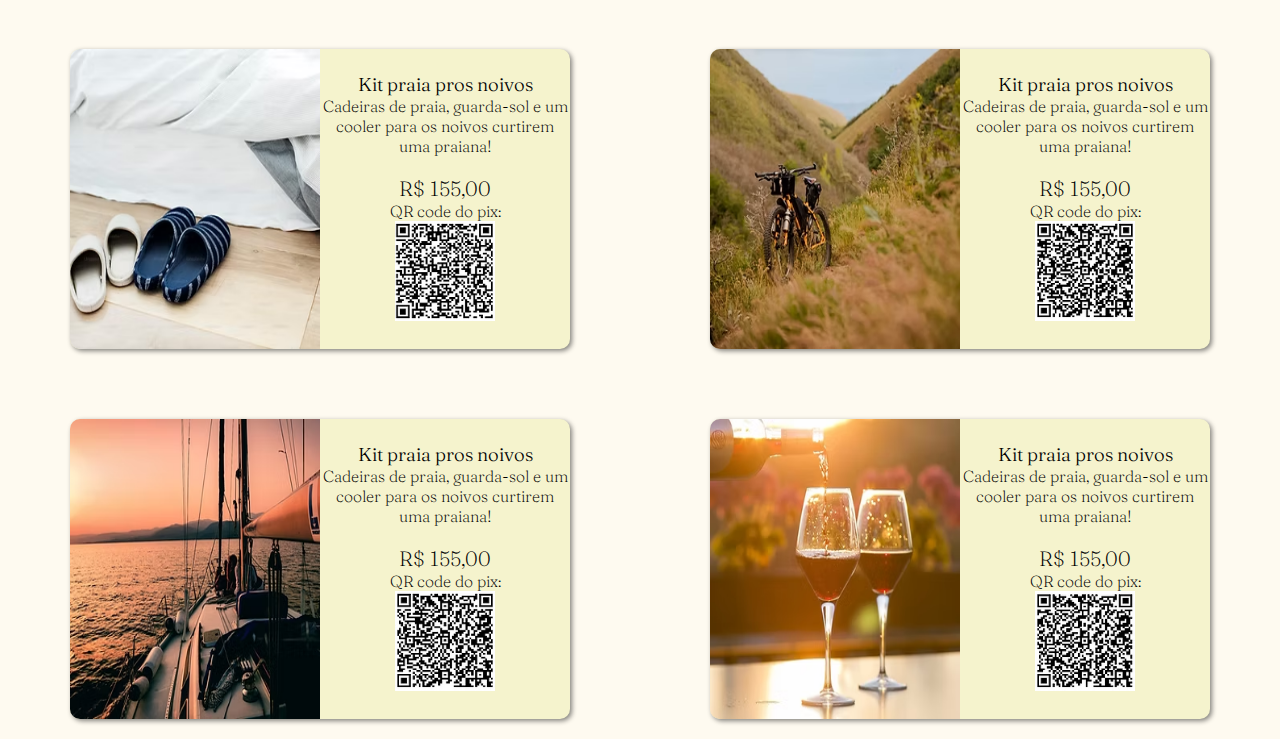
<file: presenteie.html>
<!DOCTYPE html>
<html lang=pt-br">
<head>
    <meta charset="UTF-8">
    <meta name="viewport" content="width=device-width, initial-scale=1.0">
    <title>Presenteie os noivos | Luisclaudioelydia</title>
    <link rel="stylesheet" href="estilos/presenteie.css">
    <link rel="stylesheet" href="https://fonts.googleapis.com/css2?family=Material+Symbols+Outlined:opsz,wght,FILL,GRAD@20..48,100..700,0..1,-50..200&icon_names=menu" />
</head>
<body>
     <header>
      <p>Luís Cláudio e Lydia</p>
      <span id="burguer" class="material-symbols-outlined" style="font-size: 30px;" onclick="clickMenu()">menu</span>
      <menu id="itens">
        <ul>
          <li><a href="index.html">Início</a></li>
          <li><a href="como-chegar.html">Como chegar</a></li>
          <li><a href="depoimentos.html">Depoimento</a></li>
          <li><a href="presenteie.html">Presenteie os noivos</a></li>
          <li><a href="dress-code.html">Dress code</a></li>
          <li><a href="confirme.html">Confirme presença</a></li>
        </ul>
      </menu>
    </header>
    <main>
        <section id="frente">
            <div id="foto">
            <div id="texto">
                <h1>Presenteie os noivos!</h1>
                <h2>Mas saiba...</h2>
                <p>O nosso maior presente será sua presença no nosso grande dia!</p>
            </div>
            </div>
        </section>
        <div class="titulo">
            <h2>Selecionamos alguns presentinhos especiais que gostaríamos de ganhar, lá vai a lista:</h2>
        </div>
        <section id="container">
                <div class="presentes">
                    <img src="imagens/primeira.avif" alt="">
                    <div class="texto">
                        <h3>Café da manhã na cama</h3>
                        <p>Eles merecem um café na cama na lua de mel né?</p>
                        <br>
                        <p style="font-size: 1.3em;">R$ 65,00</p>
                        <p>QR code do pix:</p>
                        <img src="imagens/qr-primeiro.avif" alt="QR-code">
                    </div>
                </div>

                <div class="presentes">
                    <img src="imagens/segundo.avif" alt="Praia">
                    <div class="texto">
                        <h3>Kit praia pros noivos</h3>
                        <p>Cadeiras de praia, guarda-sol e um cooler para os noivos curtirem uma praiana!</p>
                        <br>
                        <p style="font-size: 1.3em;">R$ 105,00</p>
                        <p>QR code do pix:</p>
                        <img src="imagens/qr-segundo.avif" alt="Qr-code">
                    </div>
                </div>

                <div class="presentes">
                    <img src="imagens/terceira.avif" alt="Praia">
                    <div class="texto">
                        <h3>Kit praia pros noivos</h3>
                        <p>Cadeiras de praia, guarda-sol e um cooler para os noivos curtirem uma praiana!</p>
                        <br>
                        <p style="font-size: 1.3em;">R$ 155,00</p>
                        <p>QR code do pix:</p>
                        <img src="imagens/qr-terceira.avif" alt="Qr-code">
                    </div>
                </div>

                <div class="presentes">
                    <img src="imagens/quarto.avif" alt="Gato">
                    <div class="texto">
                        <h3>Kit praia pros noivos</h3>
                        <p>Cadeiras de praia, guarda-sol e um cooler para os noivos curtirem uma praiana!</p>
                        <br>
                        <p style="font-size: 1.3em;">R$ 155,00</p>
                        <p>QR code do pix:</p>
                        <img src="imagens/qr-quarto.avif" alt="Qr-code">
                    </div>
                </div>

                <div class="presentes">
                    <img src="imagens/quinto.avif" alt="Gato">
                    <div class="texto">
                        <h3>Kit praia pros noivos</h3>
                        <p>Cadeiras de praia, guarda-sol e um cooler para os noivos curtirem uma praiana!</p>
                        <br>
                        <p style="font-size: 1.3em;">R$ 155,00</p>
                        <p>QR code do pix:</p>
                        <img src="imagens/qr-quinto.avif" alt="Qr-code">
                    </div>
                </div>

                <div class="presentes">
                    <img src="imagens/sexto.avif" alt="Gato">
                    <div class="texto">
                        <h3>Kit praia pros noivos</h3>
                        <p>Cadeiras de praia, guarda-sol e um cooler para os noivos curtirem uma praiana!</p>
                        <br>
                        <p style="font-size: 1.3em;">R$ 155,00</p>
                        <p>QR code do pix:</p>
                        <img src="imagens/qr-sexto.avif" alt="Qr-code">
                    </div>
                </div>

                <div class="presentes">
                    <img src="imagens/oitavo.avif" alt="Gato">
                    <div class="texto">
                        <h3>Kit praia pros noivos</h3>
                        <p>Cadeiras de praia, guarda-sol e um cooler para os noivos curtirem uma praiana!</p>
                        <br>
                        <p style="font-size: 1.3em;">R$ 155,00</p>
                        <p>QR code do pix:</p>
                        <img src="imagens/qr-oitavo.avif" alt="Qr-code">
                    </div>
                </div>

                <div class="presentes">
                    <img src="imagens/vinho.avif" alt="Gato">
                    <div class="texto">
                        <h3>Kit praia pros noivos</h3>
                        <p>Cadeiras de praia, guarda-sol e um cooler para os noivos curtirem uma praiana!</p>
                        <br>
                        <p style="font-size: 1.3em;">R$ 155,00</p>
                        <p>QR code do pix:</p>
                        <img src="imagens/qr-vinho.avif" alt="Qr-code">
                    </div>
                </div>
        </section>
    </main>
</body>
<script>
    function clickMenu() {
      if (itens.style.display == 'block') {
        itens.style.display = 'none'
      }

      else {
        itens.style.display = 'block'
      }
    }
  </script>
</html>
</file>
<file: estilos/style.css>
@charset "UTF-8";

@import url("https://fonts.googleapis.com/css2?family=Fraunces:ital,opsz,wght@0,9..144,100..900;1,9..144,100..900&display=swap");

:root {
  --cor001: #fefaf0;
  --cor002: #f5f3cd;
  --cor003: #f7f4d2;

  --fonte-titulo: "Fraunces", serif;
}

* {
  margin: 0;
  padding: 0;
}
body {
  background-color: var(--cor001);
}
header {
  display: flex;
  justify-content: space-between;
  align-items: center;
  padding: 10px;
  margin: auto;
  width: 1000px;
}
header > a {
  text-decoration: none;
  color: black;
  border: 1px solid black;
  padding: 10px;
  font-family: var(--fonte-titulo);
  font-weight: 200;
  border-radius: 100%;
}
header > p {
    font-family: var(--fonte-titulo);
    font-weight: 200;
}
header > a:hover {
  text-decoration: underline;
}

h1 {
  font-family: var(--fonte-titulo);
  text-align: center;
  font-weight: 300;
  font-size: 53px;
  font-family: Arial, Helvetica, sans-serif;
}

section.frente {
  margin: auto;
  width: 1000px;
  height: 700px;
  background-image: url(../imagens/lidinha-frente.avif);
  background-position: center bottom;
  background-size: cover;
  background-attachment: fixed;
}
section.frente > img {
  margin: auto;
  width: 500px;
}
img {
    display: block;
}
article{
    width: 1000px;
    margin: auto;
}
article > h2 {
    margin: 20px;
    text-align: center;
    font-family: var(--fonte-titulo);
    font-weight: 300;
    font-size: 2.5em;
}
article p {
    font-family: var(--fonte-titulo);
    font-size: 1.2em;
    text-align: justify;
    font-weight: 200;
}
div.ao-lado img {
    width: 200px;
}
div.ao-lado {
    display: flex;
    justify-content: space-between;
}
section.texto {
    margin: auto;
    width: 900px;
    padding: 30px;
}
section.texto h3 {
    font-family: var(--fonte-titulo);
    font-size: 30px;
    font-weight: 300;
    text-align: left;
}
section.texto p {
    font-family: var(--fonte-titulo);
    font-size: 1.2em;
    font-weight: 200;
}
section.texto a {
    color: black;
}

section.localizacao {
    display: flex;
    justify-content: center;
    flex-direction: column;
    align-items: center;
    height: 300px;
    background-color: var(--cor003);
}
section.localizacao h2 {
    font-family: var(--fonte-titulo);
    font-size: 50px;
    font-weight: 300;
}
section.localizacao > p {
    font-family: var(--fonte-titulo);
    padding: 20px;
    font-size: 1.2em;
    font-weight: 200;
}
section.localizacao a {
    background-color: pink;
    font-family: var(--fonte-titulo);
    color: white;
    padding: 10px;
    border-radius: 20px;
    text-decoration: none;
}
section.localizacao a:hover {
    background-color: rgb(182, 136, 144)
}

section.depo {
    width: 1000px;
    height: 600px;
    padding-top: 50px;
    margin: auto;
}
section.depo p {
    font-size: 1.2em;
    font-family: var(--fonte-titulo);
    font-weight: 200;
    padding-top: 40px;
}
div.flex {
    display: grid;
    grid-template-columns: 1fr 7fr 20fr;
    gap: 10px;
}
div.flex h2 {
    font-family: var(--fonte-titulo);
    font-size: 50px;
    font-weight: 300;
}
div.flex a {
    margin: 20px;
    background-color: #6A9DFF;
    color: white;
    font-family: var(--fonte-titulo);
    padding: 10px;
    text-align: center;
    border-radius: 20px;
    text-decoration: none;
}
div.flex a:hover {
    background-color: rgb(83, 127, 155);
}
section.depo hr {
    width: 100%;
    margin-top: 60px;
}

div.presentes {
    background-color: var(--cor003);
    display: flex;
    justify-content: space-around;
    align-items: center;
    flex-direction: row;
    width: 600px;
    margin: auto;
    padding: 20px;
    border-radius: 20px;
}
div.presentes img {
    width: 200px;
    border-radius: 50%;
}
div.presentes h2 {
    font-family: var(--fonte-titulo);
    font-weight: 300;
    font-size: 30px;
}
div.col {
    display: flex;
    justify-content: center;
    align-items: center;
    flex-direction: column;
    text-align: center;
}
div.col a:hover {
    background-color: #62722d;
}
div.col a {
    background-color: #BADA55;
    padding: 10px;
    margin-top: 50px;
    text-decoration: none;
    color: white;
    width: 200px;
    border-radius: 10px;
}
footer {
    width: 1000px;
    margin: auto;
}
footer h2 {
    font-family: var(--fonte-titulo);
    font-size: 30px;
    font-weight: 300;
    padding: 20px;
    text-align: left;
}
</file>
<file: estilos/como-chegar.css>
@charset "UTF-8";
</file>
<file: estilos/confirme.css>
@charset "UTF-8";

@import url("https://fonts.googleapis.com/css2?family=Fraunces:ital,opsz,wght@0,9..144,100..900;1,9..144,100..900&display=swap");

:root {
  --cor001: #fefaf0;
  --cor002: #f5f3cd;
  --cor003: #f7f4d2;

  --fonte-titulo: "Fraunces", serif;
}

* {
  margin: 0;
  padding: 0;
}
body {
    font-family: var(--fonte-titulo);
}
header {
  display: flex;
  justify-content: space-around;
  align-items: center;
  padding: 30px;
  font-size: 1.2em;
}
header > a {
  text-decoration: none;
  color: black;
  border: 1px solid black;
  padding: 10px;
  font-family: var(--fonte-titulo);
  font-weight: 200;
  border-radius: 100%;
}
header > p {
  font-family: var(--fonte-titulo);
  font-weight: 200;
}
header > a:hover {
  text-decoration: underline;
}
span {
  cursor: pointer;
  z-index: 1000;
}
span:hover {
  color: rgb(117, 114, 114);
}
menu {
  display: none;
  position: fixed;
  top: 0;
  right: 0;
  width: 500px;
  height: 100%;
  text-align: center;
  background-color: var(--cor002);
  padding-top: 60px;
}

menu > ul > li {
  list-style: none;
  padding: 10px;
}
menu > ul > li > a {
  text-decoration: none;
  color: black;
  font-family: var(--fonte-titulo);
  font-weight: 200;
}
menu > ul > li > a:hover {
  color: rgb(95, 93, 93);
}
section#container-fir {
    background-color: #EFECE1;
    height: 80vh;
    display: flex;
    flex-direction: column;
    justify-content: center;
    align-items: center;
}
div#caixa-fir {
    display: flex;
    flex-direction: column;
    justify-content: center;
    align-items: center;
    width: 800px;
}
div#caixa-fir h1 {
    font-size: 2.5em;
    font-weight: 300;
}
div#caixa-fir p {
    font-size: 1.3em;
    font-weight: 200;
}
div#caixa2 {
    background-color: #706E5C;
    text-align: center;
    padding: 10px;
    color: white;
    width: 450px;
    border-radius: 10px;
    box-shadow: 2px 2px 5px rgba(0, 0, 0, 0.521);
}
div#caixa2 a {
    color: white;
    text-decoration: none;
}
div#caixa2 a:hover{
    text-decoration: underline;
}
section#secaoimg {
    background-color: #d4d1b0;
    height: 70vh;
    display: flex;
    justify-content: space-around;
    align-items: center;
    box-shadow: 3px 3px 10px rgba(0, 0, 0, 0.555);
}
div#img {
    background-image: url(../imagens/aliança.jpg);
    background-size: cover;
    background-position: center center;
    height: 500px;
    width: 600px;
    box-shadow: 3px 3px 10px rgba(0, 0, 0, 0.616);
}

div#texto h2 {
    font-weight: 300;
    font-size: 2.1em;
}
div#texto p {
    font-weight: 200;
    font-size: 1.3em;
}

section#localizacao {
    background-color: #EFECE1;
    display: flex;
    justify-content: center;
    align-items: center;
    flex-direction: column;
    height: 700px;
}
section#localizacao h2 {
    font-weight: 300;
    font-size: 2.1em;
    padding: 15px;
}
footer {
  width: 1000px;
  margin: auto;
  padding-top: 20px;
}
footer h2 {
  font-family: var(--fonte-titulo);
  font-size: 30px;
  font-weight: 300;
  padding: 20px;
  text-align: left;
}


/* TELEFONES */
@media screen and (max-width: 768px) {
    header {
    flex-direction: row;
    gap: 10px;
  }

  menu#itens {
    width: 360px;
  }
  div#caixa-fir {
    width: 300px;
  }
  div#caixa-fir h1 {
    font-size: 2em;
  }

  div#caixa-fir p,
  div#texto p {
    font-size: 1em;
    width: 300px;
    text-align: center;
  }
  div#caixa2 {
    text-align: center;
    width: 300px;
  }
  section#secaoimg {
    display: flex;
    justify-content: center;
    flex-direction: column;
    box-shadow: none;
  }
  div#texto {
    padding-top: 30px;
    text-align: center;
  }
  section#localizacao h2 {
    text-align: center;
  }
  div#img {
    width: 300px;
    height: 300px;
  }
  div#texto h2 {
    font-size: 1.5em;
  }
  iframe {
    width: 300px;
  }
  footer {
    display: block;
    padding-top: 50px;
    width: 90%;
  }
}


/* DESKTOPS */
@media screen and (min-width: 992px){
    header {
    padding: 20px;
    font-size: 1.1em;
  }

  div#caixa-fir h1 {
    font-size: 2.2em;
  }
  
  div#caixa-fir p,
  div#texto p {
    font-size: 1.1em;
  }
  div#img {
    width: 600px;
    height: 400px;
  }
  div#texto h2,
  section#localizacao h2 {
    font-size: 2em;
  }

  footer {
    display: block;
    padding-top: 50px;
    width: 90%;
  }
    
}
</file>
<file: estilos/depoimentos.css>
@charset "UTF-8";

@import url("https://fonts.googleapis.com/css2?family=Fraunces:ital,opsz,wght@0,9..144,100..900;1,9..144,100..900&display=swap");

:root {
  --cor001: #fefaf0;
  --cor002: #f5f3cd;
  --cor003: #f7f4d2;

  --fonte-titulo: "Fraunces", serif;
}

* {
  margin: 0;
  padding: 0;
}

body {
  overflow-x: hidden;
  background-color: var(--cor001);
}
header {
  display: flex;
  justify-content: space-around;
  align-items: center;
  padding: 30px;
  font-size: 1.2em;
}
header > a {
  text-decoration: none;
  color: black;
  border: 1px solid black;
  padding: 10px;
  font-family: var(--fonte-titulo);
  font-weight: 200;
  border-radius: 100%;
}
header > p {
  font-family: var(--fonte-titulo);
  font-weight: 200;
}
header > a:hover {
  text-decoration: underline;
}
span {
  cursor: pointer;
  z-index: 1000;
}
span:hover {
  color: rgb(117, 114, 114);
}
menu {
  display: none;
  position: fixed;
  top: 0;
  right: 0;
  width: 500px;
  height: 100%;
  text-align: center;
  background-color: var(--cor002);
  padding-top: 60px;
}

menu > ul > li {
  list-style: none;
  padding: 10px;
}
menu > ul > li > a {
  text-decoration: none;
  color: black;
  font-family: var(--fonte-titulo);
  font-weight: 200;
}
menu > ul > li > a:hover {
  color: rgb(95, 93, 93);
}

section.frente {
    display: flex;
    justify-content: center;
    align-items: center;
    flex-direction: column;
    height: 500px;
}
section.frente h1 {
    font-family: var(--fonte-titulo);
    font-size: 2.5em;
    font-weight: 300;
}
section.frente p {
    font-family: var(--fonte-titulo);
    font-weight: 200;
    font-size: 1.5em;
}
section.mensagem {
    display: flex;
    justify-content: center;
    align-items: center;
    flex-direction: column;
    height: 500px;
    background-color: var(--cor002);
    font-family: var(--fonte-titulo);
}
section.mensagem h2 {
    font-weight: 300;
    font-size: 2.3em;
    padding: 40px;
}
section.mensagem label {
    font-size: 1em;
    font-weight: 250;
    line-height: 2;
}
input#iname {
    width: 200px;
    height: 20px;
}
input#imen {
    width: 300px;
    height: 100px;
}
input#submit {
    background-color: rgb(148, 143, 143);
    color: white;
    padding: 10px;
    border-radius: 10px;
    cursor: pointer;
    margin-top: 20px;
    text-align: center;
    border: 1px solid black;
}
input#submit:hover {
    background-color: rgb(94, 94, 94);
    color: rgb(204, 203, 203);
}
footer {
  width: 1000px;
  margin: auto;
  margin-top: 80px;
}
footer h2 {
  font-family: var(--fonte-titulo);
  font-size: 30px;
  font-weight: 300;
  padding: 20px;
  text-align: left;
}

@media screen and (max-width: 768px) {
    section.frente {
        text-align: center;
        font-size: 0.8em;
    }
    menu#itens {
    width: 360px;
  }
    section.mensagem h2 {
        text-align: center;
    }
    hr {
        width: 90vw;
    }
    footer {
        width: 90vw;
    }
}
</file>
<file: estilos/dress-code.css>
@charset "UTF-8";

@import url("https://fonts.googleapis.com/css2?family=Fraunces:ital,opsz,wght@0,9..144,100..900;1,9..144,100..900&display=swap");

:root {
  --cor001: #fefaf0;
  --cor002: #f5f3cd;
  --cor003: #f7f4d2;

  --fonte-titulo: "Fraunces", serif;
}

* {
  margin: 0;
  padding: 0;
}
main {
    background-color: var(--cor002);
}

header {
  display: flex;
  justify-content: space-around;
  align-items: center;
  padding: 30px;
  font-size: 1.2em;
}
header > a {
  text-decoration: none;
  color: black;
  border: 1px solid black;
  padding: 10px;
  font-family: var(--fonte-titulo);
  font-weight: 200;
  border-radius: 100%;
}
header > p {
  font-family: var(--fonte-titulo);
  font-weight: 200;
}
header > a:hover {
  text-decoration: underline;
}
span {
  cursor: pointer;
  z-index: 1000;
}
span:hover {
  color: rgb(117, 114, 114);
}
menu {
  display: none;
  position: fixed;
  top: 0;
  right: 0;
  width: 500px;
  height: 100%;
  text-align: center;
  background-color: var(--cor002);
  padding-top: 60px;
}

menu > ul > li {
  list-style: none;
  padding: 10px;
}
menu > ul > li > a {
  text-decoration: none;
  color: black;
  font-family: var(--fonte-titulo);
  font-weight: 200;
}
menu > ul > li > a:hover {
  color: rgb(95, 93, 93);
}

section#frente {
    background-color: var(--cor002);
    height: 700px;
    display: flex;
    justify-content: center;
    align-items: center;

}
div#foto {
    background-image: url(../imagens/dresscode.jpg);
    height: 600px;
    width: 80vw;
    background-size: cover;
    background-position: center center;
    display: flex;
    justify-content: center;
    align-items: flex-end;
    flex-direction: column;
    box-shadow: 2px 2px 5px rgba(0, 0, 0, 0.527);
}
div#texto {
    display: flex;
    background-color: white;
    flex-direction: column;
    width: 600px;
    height: 150px;
    align-items: center;
    justify-content: center;
    box-shadow: 2px 2px 5px rgba(0, 0, 0, 0.5);
}
div#texto h1, h2 {
    font-family: var(--fonte-titulo);
    font-weight: 300;
    font-size: 2.5em;
}
div#texto h2 {
    font-size: 1.8em;
}
section.mensagem {
    background-color: var(--cor002);
    display: flex;
    flex-direction: column;
    align-items: center;
    justify-content: center;
    margin: auto;
}
div.caixa {
    padding: 40px;
}
div.caixa h1 {
    font-family: var(--fonte-titulo);
    font-weight: 400;
    font-size: 2.6em;
    text-align: center;
}

div.caixa p {
    font-weight: 200;
    font-family: var(--fonte-titulo);
    font-size: 1.4em;
    text-align: center;
    width: 800px;
}
div#par p {
    text-align: justify;
}
footer {
    background-color: white;
    width: 1000px;
    margin: auto;
    padding-top: 40px;
}
footer h2 {
  font-family: var(--fonte-titulo);
  font-size: 30px;
  font-weight: 300;
  padding: 20px;
  text-align: left;
}

@media screen and (max-width: 768px) {
    div#foto {
        align-items: center;
    }
    menu#itens {
    width: 360px;
  }
    div#texto {
        width: 300px;
    }
    div.caixa {
        width: 90%;
        padding: 20px;
    }

    div.caixa p {
        width: 100%;
    }

    footer {
    display: block;
    padding-top: 50px;
    width: 90%;
  }
}
</file>
<file: estilos/presenteie.css>
@charset "UTF-8";

@import url("https://fonts.googleapis.com/css2?family=Fraunces:ital,opsz,wght@0,9..144,100..900;1,9..144,100..900&display=swap");

:root {
  --cor001: #fefaf0;
  --cor002: #f5f3cd;
  --cor003: #f7f4d2;

  --fonte-titulo: "Fraunces", serif;
}

* {
  margin: 0;
  padding: 0;
}
body {
    font-family: var(--fonte-titulo);
}
main {
  background-color: var(--cor001);
}
header {
  display: flex;
  justify-content: space-around;
  align-items: center;
  padding: 30px;
  font-size: 1.2em;
}
header > a {
  text-decoration: none;
  color: black;
  border: 1px solid black;
  padding: 10px;
  font-family: var(--fonte-titulo);
  font-weight: 200;
  border-radius: 100%;
}
header > p {
  font-family: var(--fonte-titulo);
  font-weight: 200;
}
header > a:hover {
  text-decoration: underline;
}
span {
  cursor: pointer;
  z-index: 1000;
}
span:hover {
  color: rgb(117, 114, 114);
}
menu {
  display: none;
  position: fixed;
  top: 0;
  right: 0;
  width: 500px;
  height: 100%;
  text-align: center;
  background-color: var(--cor002);
  padding-top: 60px;
}

menu > ul > li {
  list-style: none;
  padding: 10px;
}
menu > ul > li > a {
  text-decoration: none;
  color: black;
  font-family: var(--fonte-titulo);
  font-weight: 200;
}
menu > ul > li > a:hover {
  color: rgb(95, 93, 93);
}
div.titulo {
    background-color: var(--cor001);
    text-align: center;
    font-size: 0.8em;
    padding-top: 30px;
}
section#frente {
    background-color: var(--cor002);
    height: 700px;
    display: flex;
    justify-content: center;
    align-items: center;
}
div#foto {
    background-image: url(../imagens/presentes.jpg);
    height: 600px;
    width: 80vw;
    background-size: cover;
    background-position: center center;
    display: flex;
    justify-content: center;
    align-items: flex-end;
    flex-direction: column;
    box-shadow: 2px 2px 5px rgba(0, 0, 0, 0.527);
}
div#texto {
    display: flex;
    background-color: var(--cor001);
    flex-direction: column;
    width: 600px;
    height: 150px;
    align-items: center;
    justify-content: center;
    box-shadow: 2px 2px 5px rgba(0, 0, 0, 0.5);
}
div#texto h1, h2 {
    font-family: var(--fonte-titulo);
    font-weight: 300;
    font-size: 2.5em;
}
div#texto h2 {
    font-size: 1.8em;
}
div#texto p {
    font-weight: 200;
}
section#container {
    display: grid;
    grid-template-columns: 1fr 1fr;
    justify-items: center;
    background-color: var(--cor001);
}
div.presentes {
    display: flex;
    justify-content: space-between;
    align-items: center;
    flex-direction: row;
    width: 700px;
    height: 300px;
    margin: 50px;
    background-color: var(--cor002);
    box-shadow: 2px 2px 5px rgba(0, 0, 0, 0.486);
    border-radius: 10px;
}
div.presentes > img {
    border-radius: 10px 0 0 10px;
    height: 300px;
    width: 50%;
}
div.presentes h3 {
    font-weight: 300;
}
div.texto {
    font-weight: 300;
    font-size: 1.2em;
    text-align: center;
    width: 50%;
    height: auto;
}
div.texto p {
    font-weight: 200;
}
section#meio {
  display: flex;
  justify-content: center;
  align-items: center;
  background-color: var(--cor001);
}

section.final {
  background-color: var(--cor002);
  display: flex;
  justify-content: center;
  align-items: center;
  flex-direction: column;
  height: 400px;
}
section.final > div.segundo {
  display: flex;
  justify-content: center;
  align-items: center;
  flex-direction: row;
  font-size: 1.2em;
  font-weight: 200;
}
div.primeiro {
  margin: 20px;
  text-align: center;
}
div.primeiro p {
  font-weight: 200;
  font-size: 1.1em;
}
div.block {
  margin: 20px;
}

footer {
    background-color: var(--cor001);
    width: 1000px;
    margin: auto;
    padding-top: 40px;
}
footer h2 {
  font-family: var(--fonte-titulo);
  font-size: 30px;
  font-weight: 300;
  padding: 20px;
  text-align: left;
}
@media screen and (max-width: 768px) {
  header {
    flex-direction: row;
    gap: 10px;
}
  menu#itens {
    width: 360px;
}

div#foto {
    align-items: center;
}
div#texto {
    width: 350px;
    text-align: center;
    height: 200px;
}
div.titulo {
  padding: 10px;
}
  section#container {
    grid-template-columns: 1fr;
}
div.texto {
  padding: 20px;
}
div.presentes {
    flex-direction: column;
    width: 300px;
    height: 800px;
}
div.texto img {
  width: 100px;
}
div.presentes > img {
    width: 100%;
    height: inherit;
    border-radius: 10px 10px 0 0;
}
section.final {
    height: 550px;
}
div.segundo {
    padding: 10px;
    text-align: center;
}
footer {
    display: block;
    padding-top: 50px;
    width: 90%;
}
}

@media screen and (min-width: 992px) {
  div.presentes {
    height: 300px;
    width: 500px;
    margin: 20px;
    margin-top: 50px;
  }
  div.texto {
    display: block;
    font-size: 1em;
  }
  div.texto img {
    height: 100px;
    width: 100px
  }
}
</file>
